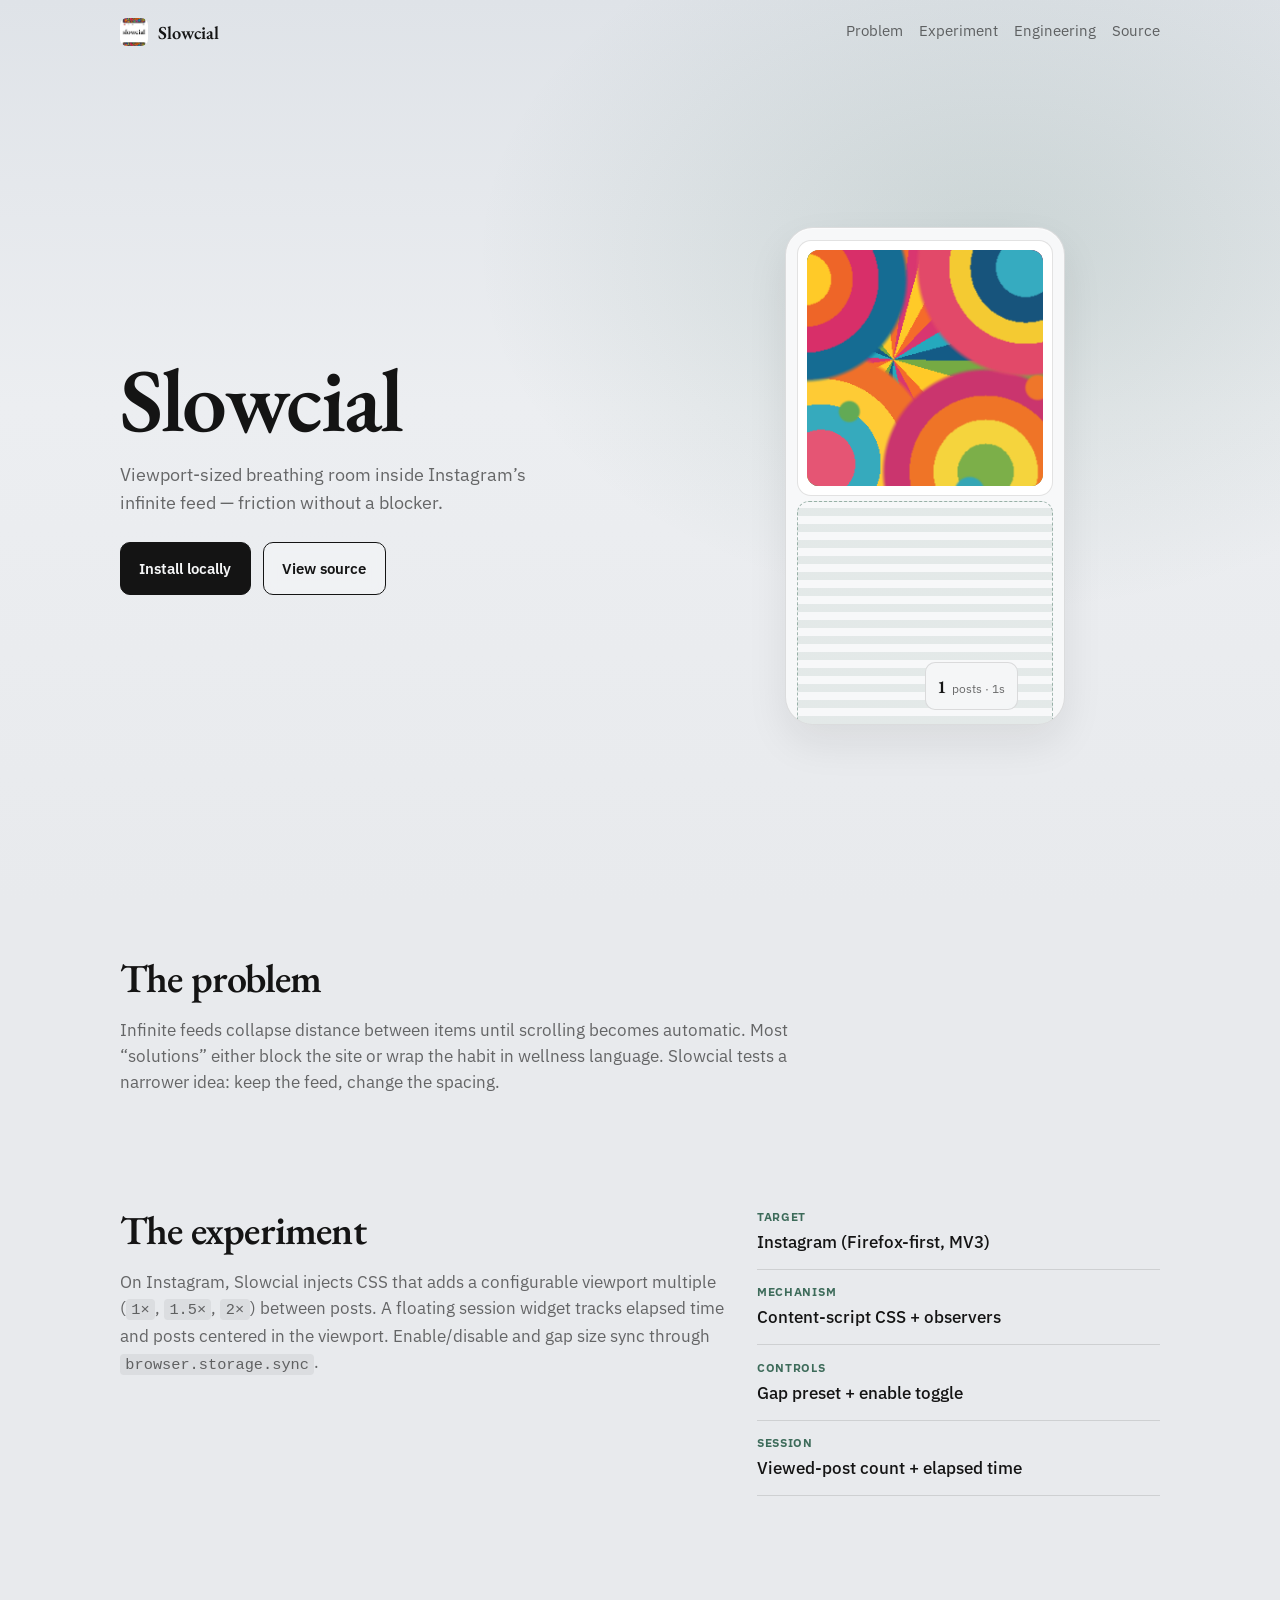
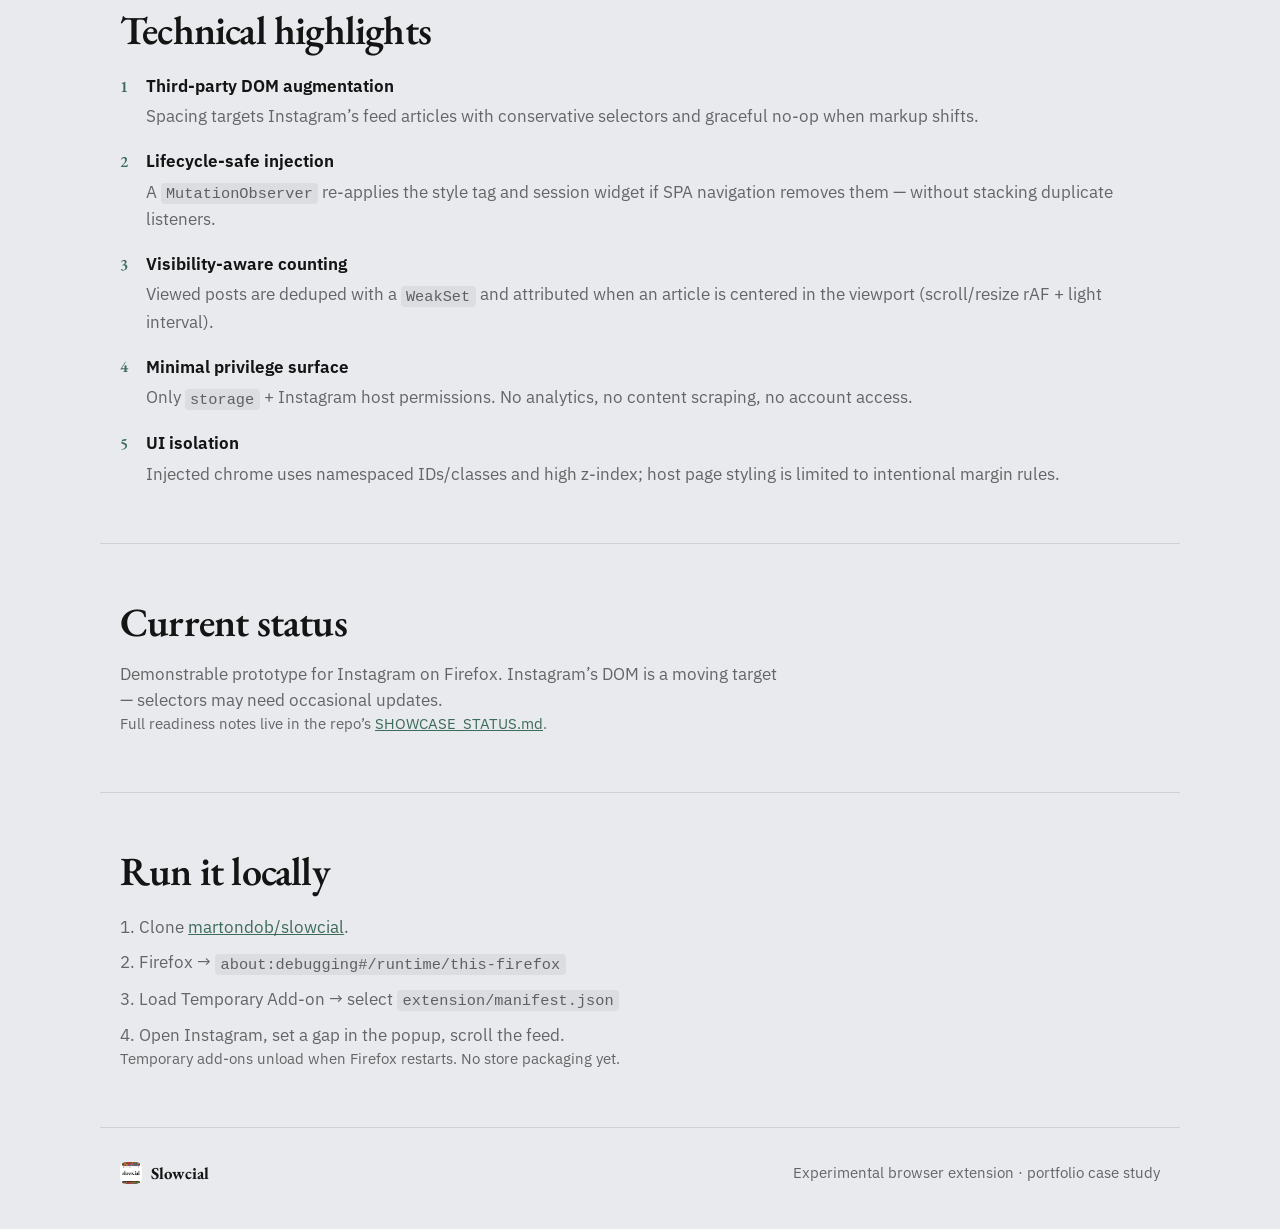
<file: docs/index.html>
<!DOCTYPE html>
<html lang="en">
<head>
  <meta charset="utf-8">
  <meta name="viewport" content="width=device-width, initial-scale=1">
  <meta name="description" content="Slowcial is an experimental Firefox extension that inserts viewport-sized space into Instagram feeds to interrupt automatic scrolling.">
  <title>Slowcial — intentional space in infinite feeds</title>
  <link rel="icon" href="assets/favicon.png" type="image/png">
  <link rel="icon" href="assets/slowcial-logo.svg" type="image/svg+xml" sizes="any">
  <link rel="preconnect" href="https://fonts.googleapis.com">
  <link rel="preconnect" href="https://fonts.gstatic.com" crossorigin>
  <link href="https://fonts.googleapis.com/css2?family=EB+Garamond:wght@500;600;700&family=IBM+Plex+Sans:wght@400;500;600;700&display=swap" rel="stylesheet">
  <link rel="stylesheet" href="styles.css">
  <link rel="stylesheet" href="slowcial-pulse.css">
</head>
<body>
  <header class="top">
    <a class="mark" href="#top" aria-label="Slowcial home">
      <img src="assets/slowcial-logo.png" alt="" width="28" height="28">
      <span>Slowcial</span>
    </a>
    <nav>
      <a href="#problem">Problem</a>
      <a href="#experiment">Experiment</a>
      <a href="#engineering">Engineering</a>
      <a href="https://github.com/martondob/slowcial">Source</a>
    </nav>
  </header>

  <main id="top">
    <section class="hero" aria-labelledby="hero-title">
      <div class="hero-inner">
        <div class="hero-copy">
          <h1 id="hero-title">Slowcial</h1>
          <p class="lede">
            Viewport-sized breathing room inside Instagram’s infinite feed —
            friction without a blocker.
          </p>
          <div class="cta-row">
            <a class="cta primary" href="#install">Install locally</a>
            <a class="cta ghost" href="https://github.com/martondob/slowcial">View source</a>
          </div>
        </div>

        <div class="hero-stage">
          <div class="phone">
            <div
              class="hero-feed"
              id="demo-feed"
              tabindex="0"
              role="region"
              aria-label="Interactive Slowcial feed demo — scroll to feel the gaps"
            ></div>
            <div class="session-chip" aria-live="polite">
              <strong id="demo-count">0</strong>
              <span id="demo-meta">posts · 0s</span>
            </div>
          </div>
        </div>
      </div>
    </section>

    <section id="problem" class="band">
      <h2>The problem</h2>
      <p>
        Infinite feeds collapse distance between items until scrolling becomes automatic.
        Most “solutions” either block the site or wrap the habit in wellness language.
        Slowcial tests a narrower idea: keep the feed, change the spacing.
      </p>
    </section>

    <section id="experiment" class="band band-split">
      <div>
        <h2>The experiment</h2>
        <p>
          On Instagram, Slowcial injects CSS that adds a configurable viewport multiple
          (<code>1×</code>, <code>1.5×</code>, <code>2×</code>) between posts. A floating
          session widget tracks elapsed time and posts centered in the viewport.
          Enable/disable and gap size sync through <code>browser.storage.sync</code>.
        </p>
      </div>
      <ul class="facts">
        <li><span>Target</span> Instagram (Firefox-first, MV3)</li>
        <li><span>Mechanism</span> Content-script CSS + observers</li>
        <li><span>Controls</span> Gap preset + enable toggle</li>
        <li><span>Session</span> Viewed-post count + elapsed time</li>
      </ul>
    </section>

    <section id="engineering" class="band">
      <h2>Technical highlights</h2>
      <ol class="tech">
        <li>
          <strong>Third-party DOM augmentation</strong>
          Spacing targets Instagram’s feed articles with conservative selectors and
          graceful no-op when markup shifts.
        </li>
        <li>
          <strong>Lifecycle-safe injection</strong>
          A <code>MutationObserver</code> re-applies the style tag and session widget if
          SPA navigation removes them — without stacking duplicate listeners.
        </li>
        <li>
          <strong>Visibility-aware counting</strong>
          Viewed posts are deduped with a <code>WeakSet</code> and attributed when an
          article is centered in the viewport (scroll/resize rAF + light interval).
        </li>
        <li>
          <strong>Minimal privilege surface</strong>
          Only <code>storage</code> + Instagram host permissions. No analytics, no
          content scraping, no account access.
        </li>
        <li>
          <strong>UI isolation</strong>
          Injected chrome uses namespaced IDs/classes and high z-index; host page
          styling is limited to intentional margin rules.
        </li>
      </ol>
    </section>

    <section id="status" class="band band-status">
      <h2>Current status</h2>
      <p>
        Demonstrable prototype for Instagram on Firefox. Instagram’s DOM is a moving
        target — selectors may need occasional updates.
      </p>
      <p class="status-note">
        Full readiness notes live in the repo’s
        <a href="https://github.com/martondob/slowcial/blob/main/SHOWCASE_STATUS.md">SHOWCASE_STATUS.md</a>.
      </p>
    </section>

    <section id="install" class="band band-install">
      <h2>Run it locally</h2>
      <ol class="steps">
        <li>Clone <a href="https://github.com/martondob/slowcial">martondob/slowcial</a>.</li>
        <li>Firefox → <code>about:debugging#/runtime/this-firefox</code></li>
        <li>Load Temporary Add-on → select <code>extension/manifest.json</code></li>
        <li>Open Instagram, set a gap in the popup, scroll the feed.</li>
      </ol>
      <p class="fineprint">
        Temporary add-ons unload when Firefox restarts. No store packaging yet.
      </p>
    </section>
  </main>

  <footer class="foot">
    <div>
      <img src="assets/slowcial-logo.png" alt="" width="22" height="22">
      <strong>Slowcial</strong>
    </div>
    <p>Experimental browser extension · portfolio case study</p>
  </footer>

  <script>
    const reduce = window.matchMedia("(prefers-reduced-motion: reduce)").matches;

    (function initDemoFeed() {
      const feed = document.getElementById("demo-feed");
      const countEl = document.getElementById("demo-count");
      const metaEl = document.getElementById("demo-meta");
      if (!feed || !countEl || !metaEl) return;

      const startedAt = performance.now();
      let postIndex = 0;
      let viewed = 0;
      const seen = new WeakSet();
      let appending = false;

      const hueFor = (i) => (i * 47) % 360;
      const delayFor = (i) => `${-((i * 3.7) % 19)}s`;

      function makePulse(i) {
        const pulse = document.createElement("div");
        pulse.className = "slowcial-pulse";
        pulse.setAttribute("aria-hidden", "true");
        pulse.style.filter = `hue-rotate(${hueFor(i)}deg)`;

        ["a", "b", "c"].forEach((key) => {
          const layer = document.createElement("div");
          layer.className = `slowcial-layer layer-${key}`;
          layer.style.animationDelay = delayFor(i + key.charCodeAt(0));
          pulse.appendChild(layer);
        });

        return pulse;
      }

      function makePost() {
        const i = postIndex++;
        const article = document.createElement("article");
        article.className = "feed-block";
        article.dataset.post = String(i + 1);

        const media = document.createElement("div");
        media.className = "feed-media";
        media.appendChild(makePulse(i));
        article.appendChild(media);
        return article;
      }

      function makeGap() {
        const gap = document.createElement("div");
        gap.className = "gap-band";
        gap.innerHTML = "<span>1× viewport gap</span>";
        return gap;
      }

      function appendUnit() {
        feed.appendChild(makePost());
        feed.appendChild(makeGap());
      }

      function seed(n = 5) {
        for (let i = 0; i < n; i++) appendUnit();
      }

      function formatElapsed(ms) {
        const total = Math.max(0, Math.floor(ms / 1000));
        const m = Math.floor(total / 60);
        const s = total % 60;
        return m > 0 ? `${m}m ${s}s` : `${s}s`;
      }

      function updateChip() {
        countEl.textContent = String(viewed);
        metaEl.textContent = `posts · ${formatElapsed(performance.now() - startedAt)}`;
      }

      function markCentered() {
        const mid = feed.scrollTop + feed.clientHeight * 0.5;
        const posts = feed.querySelectorAll(".feed-block");
        posts.forEach((post) => {
          const top = post.offsetTop;
          const bottom = top + post.offsetHeight;
          if (mid >= top && mid <= bottom && !seen.has(post)) {
            seen.add(post);
            viewed += 1;
            updateChip();
          }
        });
      }

      function ensureTail() {
        if (appending) return;
        const remaining = feed.scrollHeight - feed.scrollTop - feed.clientHeight;
        if (remaining < feed.clientHeight * 1.5) {
          appending = true;
          appendUnit();
          appending = false;
        }
      }

      function pruneHead() {
        // Keep DOM bounded while preserving scroll position.
        while (feed.children.length > 24 && feed.scrollTop > feed.clientHeight * 3) {
          const first = feed.firstElementChild;
          if (!first) break;
          const h = first.offsetHeight;
          feed.removeChild(first);
          feed.scrollTop -= h;
        }
      }

      function syncGapSize() {
        feed.style.setProperty("--gap-h", `${Math.round(feed.clientHeight)}px`);
      }

      seed(5);
      syncGapSize();
      updateChip();
      markCentered();

      let ticking = false;
      feed.addEventListener(
        "scroll",
        () => {
          if (ticking) return;
          ticking = true;
          requestAnimationFrame(() => {
            markCentered();
            ensureTail();
            pruneHead();
            ticking = false;
          });
        },
        { passive: true }
      );

      if (typeof ResizeObserver !== "undefined") {
        new ResizeObserver(syncGapSize).observe(feed);
      } else {
        window.addEventListener("resize", syncGapSize);
      }

      const timer = window.setInterval(updateChip, 1000);

      window.addEventListener(
        "beforeunload",
        () => window.clearInterval(timer),
        { once: true }
      );
    })();

    if (!reduce) {
      const observer = new IntersectionObserver(
        (entries) => {
          entries.forEach((entry) => {
            if (entry.isIntersecting) entry.target.classList.add("in-view");
          });
        },
        { threshold: 0.18 }
      );
      document.querySelectorAll(".band").forEach((el) => observer.observe(el));
    } else {
      document.querySelectorAll(".band").forEach((el) => el.classList.add("in-view"));
    }
  </script>
</body>
</html>
</file>
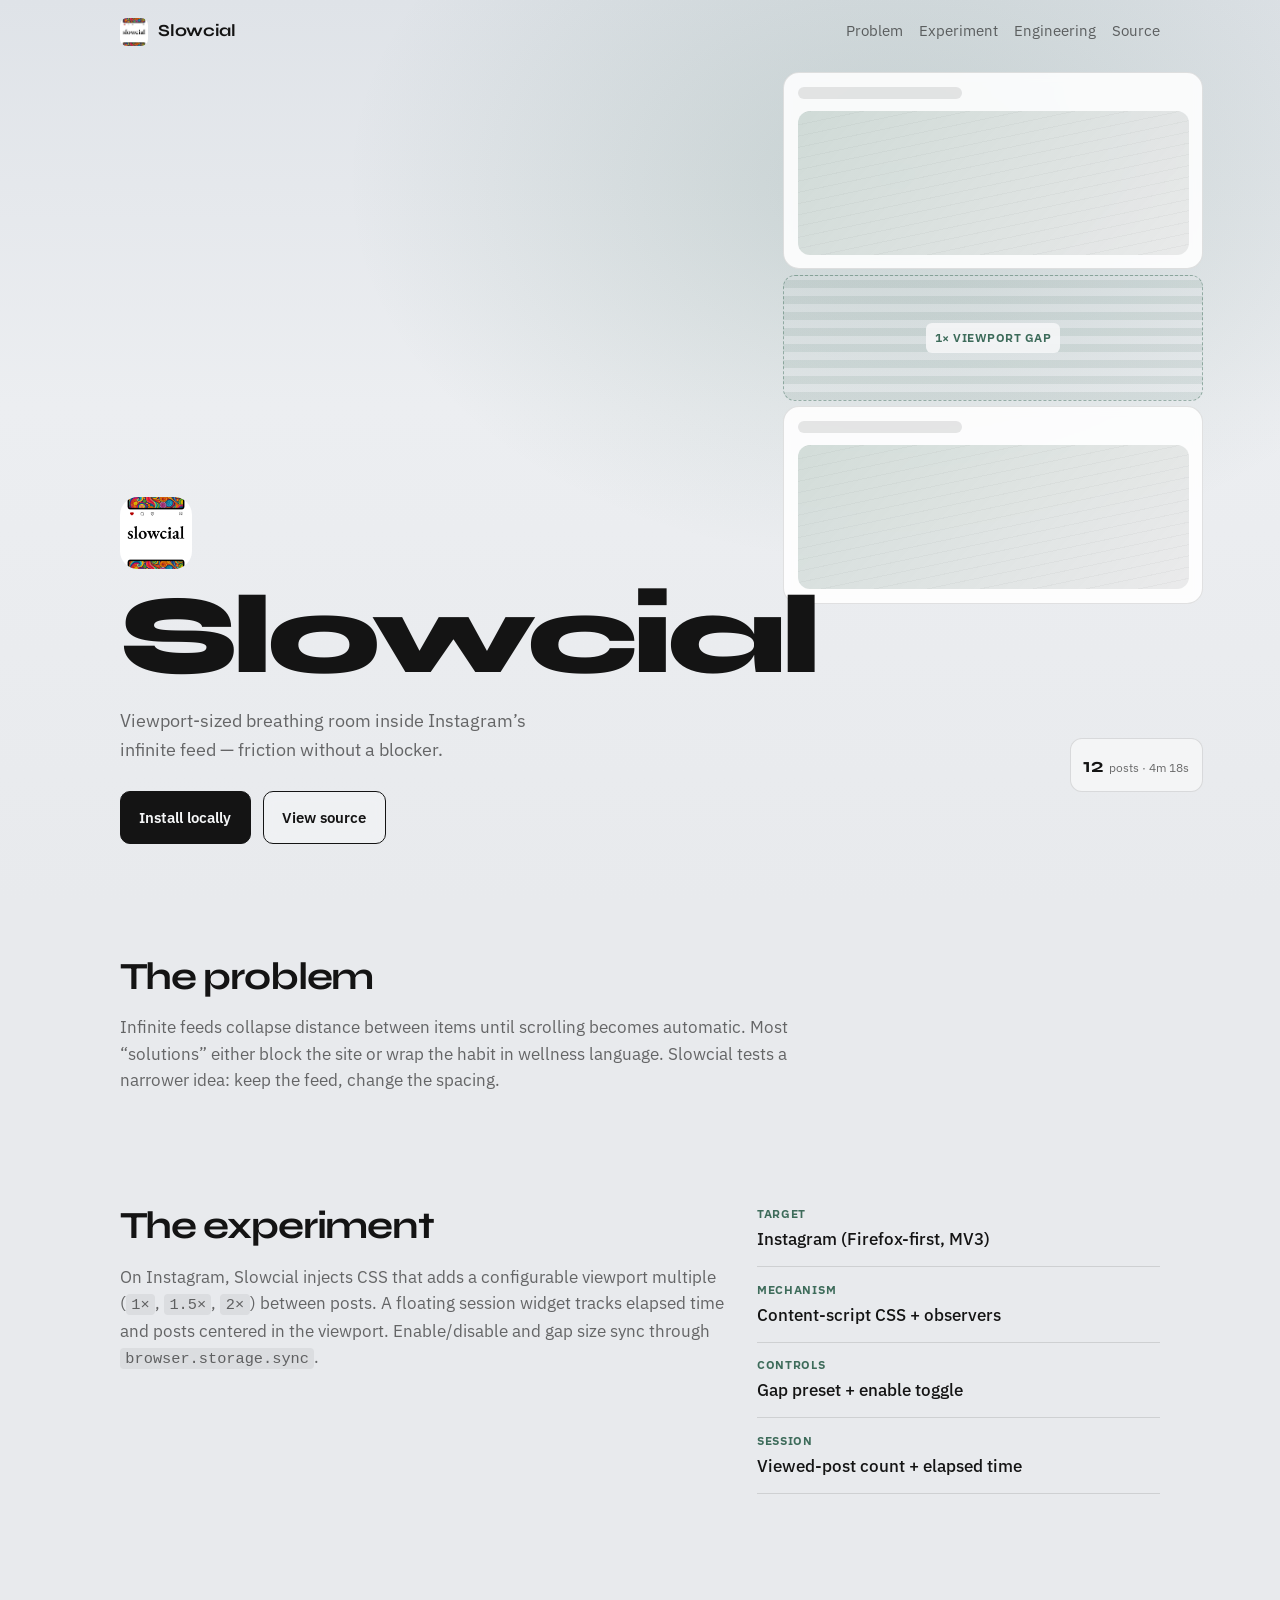
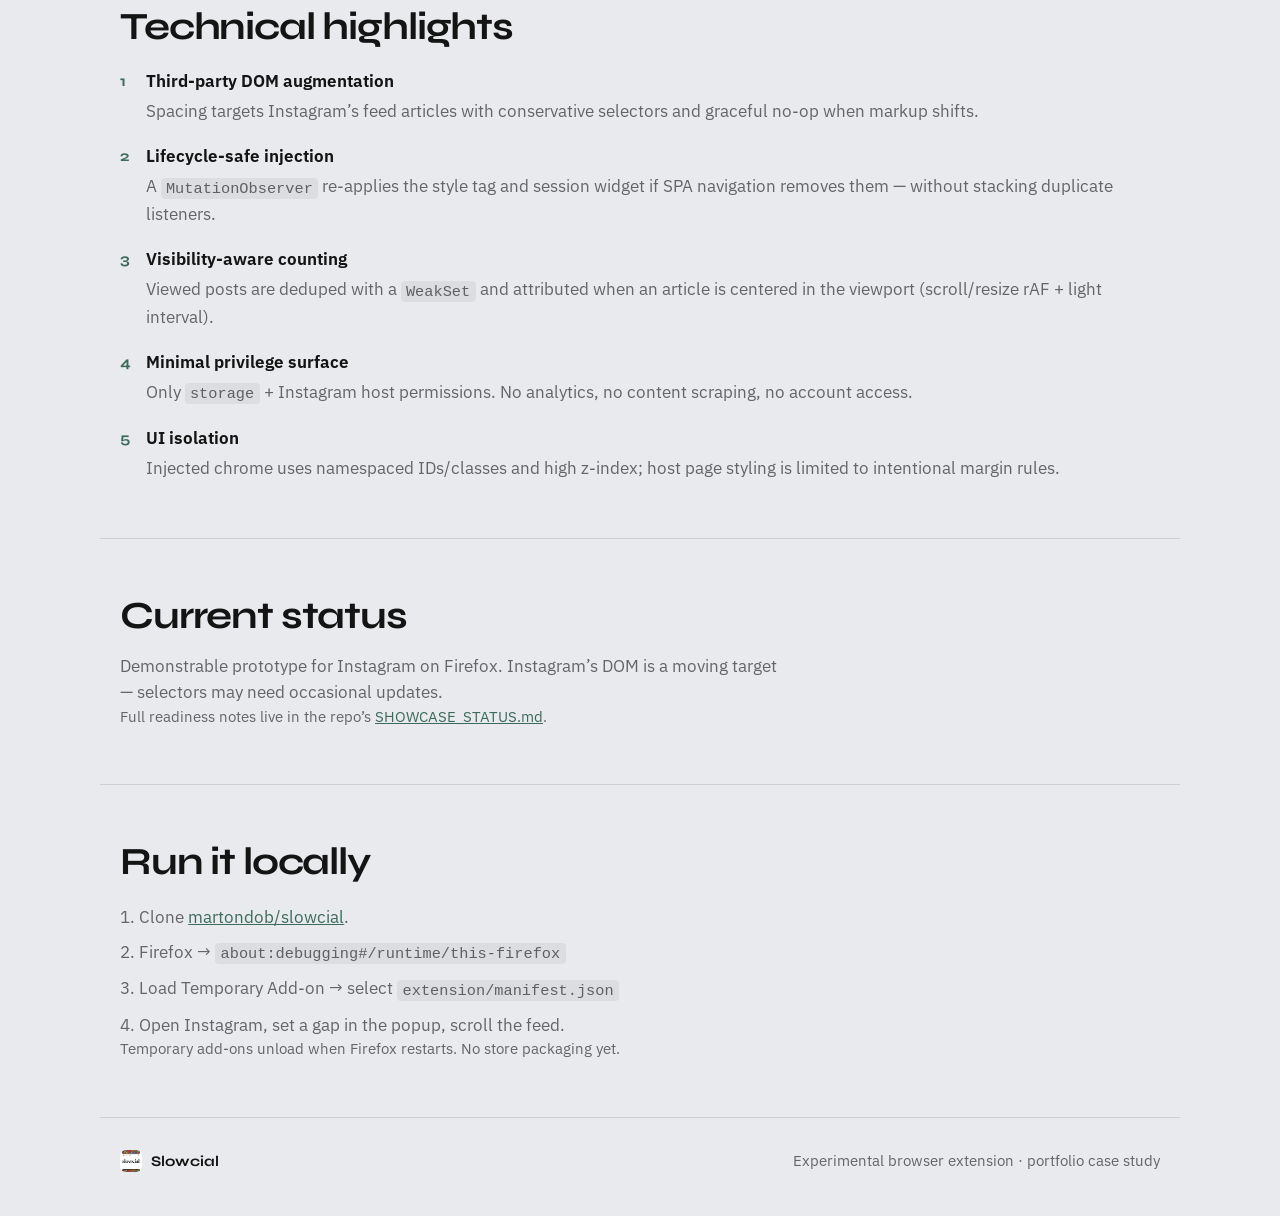
<file: site/index.html>
<!DOCTYPE html>
<html lang="en">
<head>
  <meta charset="utf-8">
  <meta name="viewport" content="width=device-width, initial-scale=1">
  <meta name="description" content="Slowcial is an experimental Firefox extension that inserts viewport-sized space into Instagram feeds to interrupt automatic scrolling.">
  <title>Slowcial — intentional space in infinite feeds</title>
  <link rel="icon" href="assets/favicon.png" type="image/png">
  <link rel="icon" href="assets/slowcial-logo.svg" type="image/svg+xml" sizes="any">
  <link rel="preconnect" href="https://fonts.googleapis.com">
  <link rel="preconnect" href="https://fonts.gstatic.com" crossorigin>
  <link href="https://fonts.googleapis.com/css2?family=IBM+Plex+Sans:wght@400;500;600;700&family=Syne:wght@600;700;800&display=swap" rel="stylesheet">
  <link rel="stylesheet" href="styles.css">
</head>
<body>
  <header class="top">
    <a class="mark" href="#top" aria-label="Slowcial home">
      <img src="assets/slowcial-logo.png" alt="" width="28" height="28">
      <span>Slowcial</span>
    </a>
    <nav>
      <a href="#problem">Problem</a>
      <a href="#experiment">Experiment</a>
      <a href="#engineering">Engineering</a>
      <a href="https://github.com/martondob/slowcial">Source</a>
    </nav>
  </header>

  <main id="top">
    <section class="hero" aria-labelledby="hero-title">
      <div class="hero-stage" aria-hidden="true">
        <div class="hero-feed">
          <div class="feed-block feed-a">
            <div class="feed-meta"></div>
            <div class="feed-media"></div>
          </div>
          <div class="gap-band">
            <span>1× viewport gap</span>
          </div>
          <div class="feed-block feed-b">
            <div class="feed-meta"></div>
            <div class="feed-media"></div>
          </div>
        </div>
        <div class="session-chip">
          <strong>12</strong>
          <span>posts · 4m 18s</span>
        </div>
      </div>

      <div class="hero-copy">
        <img class="hero-logo" src="assets/slowcial-logo.png" alt="Slowcial">
        <h1 id="hero-title">Slowcial</h1>
        <p class="lede">
          Viewport-sized breathing room inside Instagram’s infinite feed —
          friction without a blocker.
        </p>
        <div class="cta-row">
          <a class="cta primary" href="#install">Install locally</a>
          <a class="cta ghost" href="https://github.com/martondob/slowcial">View source</a>
        </div>
      </div>
    </section>

    <section id="problem" class="band">
      <h2>The problem</h2>
      <p>
        Infinite feeds collapse distance between items until scrolling becomes automatic.
        Most “solutions” either block the site or wrap the habit in wellness language.
        Slowcial tests a narrower idea: keep the feed, change the spacing.
      </p>
    </section>

    <section id="experiment" class="band band-split">
      <div>
        <h2>The experiment</h2>
        <p>
          On Instagram, Slowcial injects CSS that adds a configurable viewport multiple
          (<code>1×</code>, <code>1.5×</code>, <code>2×</code>) between posts. A floating
          session widget tracks elapsed time and posts centered in the viewport.
          Enable/disable and gap size sync through <code>browser.storage.sync</code>.
        </p>
      </div>
      <ul class="facts">
        <li><span>Target</span> Instagram (Firefox-first, MV3)</li>
        <li><span>Mechanism</span> Content-script CSS + observers</li>
        <li><span>Controls</span> Gap preset + enable toggle</li>
        <li><span>Session</span> Viewed-post count + elapsed time</li>
      </ul>
    </section>

    <section id="engineering" class="band">
      <h2>Technical highlights</h2>
      <ol class="tech">
        <li>
          <strong>Third-party DOM augmentation</strong>
          Spacing targets Instagram’s feed articles with conservative selectors and
          graceful no-op when markup shifts.
        </li>
        <li>
          <strong>Lifecycle-safe injection</strong>
          A <code>MutationObserver</code> re-applies the style tag and session widget if
          SPA navigation removes them — without stacking duplicate listeners.
        </li>
        <li>
          <strong>Visibility-aware counting</strong>
          Viewed posts are deduped with a <code>WeakSet</code> and attributed when an
          article is centered in the viewport (scroll/resize rAF + light interval).
        </li>
        <li>
          <strong>Minimal privilege surface</strong>
          Only <code>storage</code> + Instagram host permissions. No analytics, no
          content scraping, no account access.
        </li>
        <li>
          <strong>UI isolation</strong>
          Injected chrome uses namespaced IDs/classes and high z-index; host page
          styling is limited to intentional margin rules.
        </li>
      </ol>
    </section>

    <section id="status" class="band band-status">
      <h2>Current status</h2>
      <p>
        Demonstrable prototype for Instagram on Firefox. Instagram’s DOM is a moving
        target — selectors may need occasional updates.
      </p>
      <p class="status-note">
        Full readiness notes live in the repo’s
        <a href="https://github.com/martondob/slowcial/blob/main/SHOWCASE_STATUS.md">SHOWCASE_STATUS.md</a>.
      </p>
    </section>

    <section id="install" class="band band-install">
      <h2>Run it locally</h2>
      <ol class="steps">
        <li>Clone <a href="https://github.com/martondob/slowcial">martondob/slowcial</a>.</li>
        <li>Firefox → <code>about:debugging#/runtime/this-firefox</code></li>
        <li>Load Temporary Add-on → select <code>extension/manifest.json</code></li>
        <li>Open Instagram, set a gap in the popup, scroll the feed.</li>
      </ol>
      <p class="fineprint">
        Temporary add-ons unload when Firefox restarts. No store packaging yet.
      </p>
    </section>
  </main>

  <footer class="foot">
    <div>
      <img src="assets/slowcial-logo.png" alt="" width="22" height="22">
      <strong>Slowcial</strong>
    </div>
    <p>Experimental browser extension · portfolio case study</p>
  </footer>

  <script>
    const reduce = window.matchMedia("(prefers-reduced-motion: reduce)").matches;
    if (!reduce) {
      const stage = document.querySelector(".hero-feed");
      if (stage) {
        const onScroll = () => {
          const y = Math.min(window.scrollY * 0.05, 28);
          stage.style.transform = `translateY(${y}px)`;
        };
        window.addEventListener("scroll", onScroll, { passive: true });
      }

      const observer = new IntersectionObserver(
        (entries) => {
          entries.forEach((entry) => {
            if (entry.isIntersecting) entry.target.classList.add("in-view");
          });
        },
        { threshold: 0.18 }
      );
      document.querySelectorAll(".band").forEach((el) => observer.observe(el));
    } else {
      document.querySelectorAll(".band").forEach((el) => el.classList.add("in-view"));
    }
  </script>
</body>
</html>
</file>
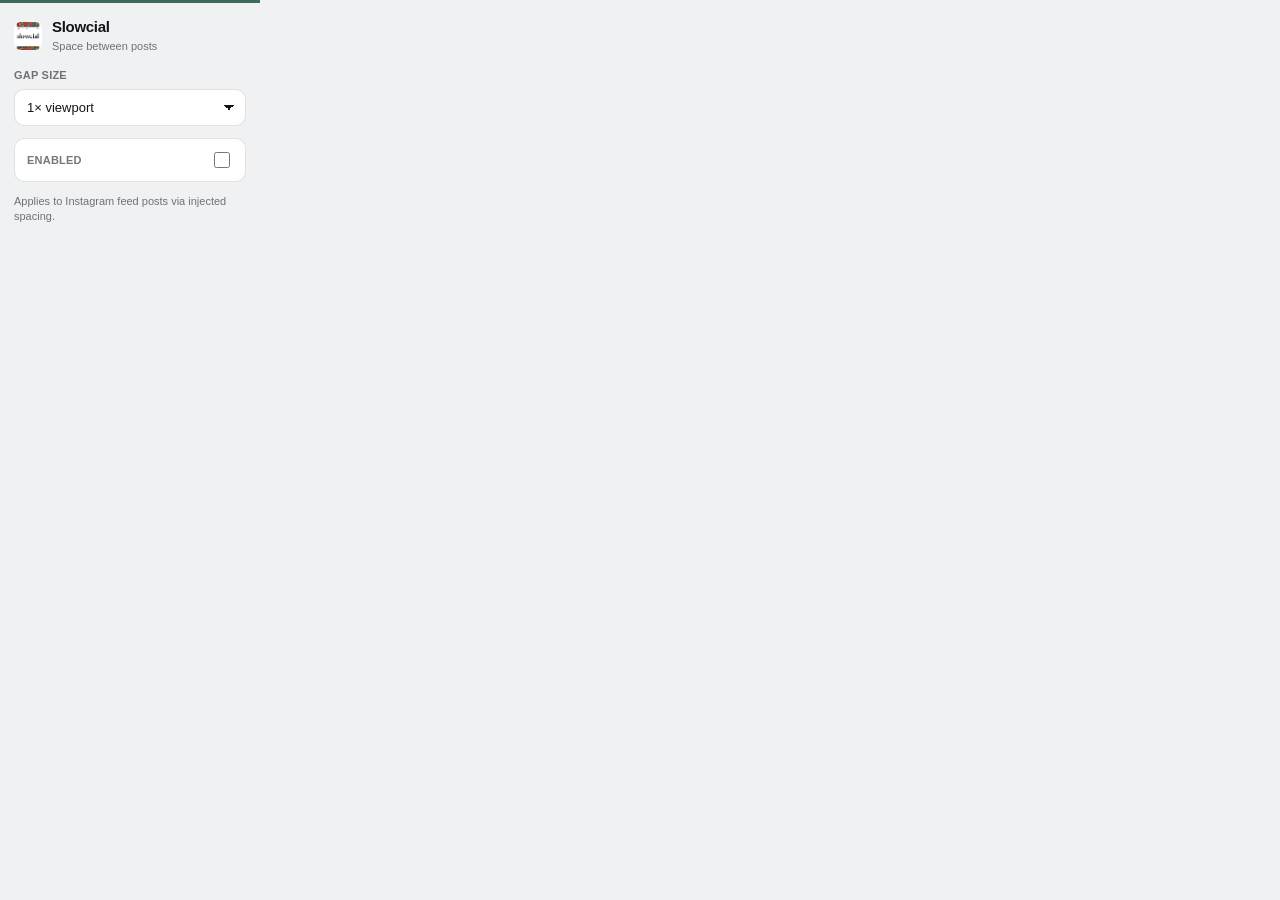
<file: extension/popup.html>
<!DOCTYPE html>
<html lang="en">
<head>
  <meta charset="utf-8">
  <meta name="viewport" content="width=device-width, initial-scale=1">
  <title>Slowcial</title>
  <style>
    :root {
      --ink: #141414;
      --muted: rgba(20, 20, 20, 0.58);
      --line: rgba(20, 20, 20, 0.12);
      --surface: #f0f1f3;
      --accent: #3d6b5a;
      --accent-soft: rgba(61, 107, 90, 0.12);
    }

    * {
      box-sizing: border-box;
    }

    body {
      margin: 0;
      width: 260px;
      color: var(--ink);
      background: var(--surface);
      font-family: "IBM Plex Sans", "Segoe UI", sans-serif;
      font-size: 13px;
      line-height: 1.35;
    }

    .shell {
      padding: 14px 14px 16px;
      border-top: 3px solid var(--accent);
    }

    .brand {
      display: flex;
      align-items: center;
      gap: 10px;
      margin-bottom: 14px;
    }

    .brand img {
      width: 28px;
      height: 28px;
      border-radius: 7px;
      display: block;
    }

    .brand h1 {
      margin: 0;
      font-size: 15px;
      font-weight: 650;
      letter-spacing: -0.02em;
    }

    .brand p {
      margin: 2px 0 0;
      color: var(--muted);
      font-size: 11px;
    }

    .field {
      display: flex;
      flex-direction: column;
      gap: 6px;
      margin-bottom: 12px;
    }

    label {
      font-size: 11px;
      font-weight: 600;
      letter-spacing: 0.02em;
      text-transform: uppercase;
      color: var(--muted);
    }

    select {
      appearance: none;
      width: 100%;
      padding: 9px 12px;
      border: 1px solid var(--line);
      border-radius: 10px;
      background:
        linear-gradient(45deg, transparent 50%, var(--ink) 50%) calc(100% - 16px) / 5px 5px no-repeat,
        linear-gradient(135deg, var(--ink) 50%, transparent 50%) calc(100% - 11px) / 5px 5px no-repeat,
        #fff;
      color: var(--ink);
      font: inherit;
      cursor: pointer;
    }

    select:focus {
      outline: 2px solid var(--accent);
      outline-offset: 1px;
    }

    .toggle {
      display: flex;
      align-items: center;
      justify-content: space-between;
      gap: 12px;
      padding: 10px 12px;
      border: 1px solid var(--line);
      border-radius: 10px;
      background: #fff;
    }

    .toggle span {
      font-weight: 600;
    }

    .toggle input {
      width: 16px;
      height: 16px;
      accent-color: var(--accent);
      cursor: pointer;
    }

    .hint {
      margin: 12px 0 0;
      color: var(--muted);
      font-size: 11px;
    }
  </style>
</head>
<body>
  <div class="shell">
    <div class="brand">
      <img src="icons/slowcial-logo.png" alt="" width="28" height="28">
      <div>
        <h1>Slowcial</h1>
        <p>Space between posts</p>
      </div>
    </div>

    <div class="field">
      <label for="gapMode">Gap size</label>
      <select id="gapMode">
        <option value="1">1× viewport</option>
        <option value="1.5">1.5× viewport</option>
        <option value="2">2× viewport</option>
      </select>
    </div>

    <label class="toggle" for="enabled">
      <span>Enabled</span>
      <input type="checkbox" id="enabled">
    </label>

    <p class="hint">Applies to Instagram feed posts via injected spacing.</p>
  </div>

  <script src="popup.js"></script>
</body>
</html>
</file>
<file: docs/styles.css>
:root {
  --bg: #e8eaed;
  --ink: #141414;
  --muted: rgba(20, 20, 20, 0.62);
  --line: rgba(20, 20, 20, 0.12);
  --accent: #3d6b5a;
  --paper: #f5f6f7;
  --font-display: "EB Garamond", "Iowan Old Style", "Palatino Linotype", Palatino, serif;
  --font-body: "IBM Plex Sans", "Segoe UI", sans-serif;
  --max: 1080px;
}

* {
  box-sizing: border-box;
}

html {
  scroll-behavior: smooth;
}

body {
  margin: 0;
  color: var(--ink);
  font-family: var(--font-body);
  font-size: 17px;
  line-height: 1.55;
  background: var(--bg);
  min-height: 100vh;
}

a {
  color: inherit;
}

code {
  font-family: ui-monospace, "SF Mono", Menlo, Consolas, monospace;
  font-size: 0.9em;
  background: rgba(20, 20, 20, 0.06);
  padding: 0.1em 0.35em;
  border-radius: 4px;
}

.top {
  position: absolute;
  top: 0;
  left: 0;
  right: 0;
  z-index: 30;
  display: flex;
  align-items: center;
  justify-content: space-between;
  gap: 1rem;
  max-width: var(--max);
  margin: 0 auto;
  padding: 1.1rem 1.25rem;
}

.mark {
  display: inline-flex;
  align-items: center;
  gap: 0.65rem;
  text-decoration: none;
  font-family: var(--font-display);
  font-weight: 600;
  font-size: 1.15rem;
  letter-spacing: -0.01em;
}

.mark img {
  border-radius: 7px;
  display: block;
}

.top nav {
  display: flex;
  gap: 1rem;
  flex-wrap: wrap;
}

.top nav a {
  text-decoration: none;
  font-size: 0.92rem;
  color: var(--muted);
}

.top nav a:hover {
  color: var(--ink);
}

.hero {
  position: relative;
  min-height: min(100svh, 920px);
  display: flex;
  align-items: center;
  overflow: hidden;
  background:
    radial-gradient(900px 620px at 78% 28%, rgba(61, 107, 90, 0.16), transparent 58%),
    linear-gradient(180deg, #dfe3e8 0%, #eceef1 45%, #e8eaed 100%);
}

.hero-inner {
  width: 100%;
  max-width: var(--max);
  margin: 0 auto;
  padding: 6.5rem 1.25rem 3.25rem;
  display: grid;
  grid-template-columns: minmax(0, 1.05fr) minmax(0, 0.95fr);
  gap: clamp(1.5rem, 4vw, 3.5rem);
  align-items: center;
}

.hero-copy {
  position: relative;
  z-index: 2;
  max-width: 30rem;
}

.hero h1 {
  margin: 0;
  font-family: var(--font-display);
  font-size: clamp(3.4rem, 7.5vw, 5.6rem);
  font-weight: 600;
  line-height: 0.95;
  letter-spacing: -0.02em;
}

.lede {
  margin: 1.15rem 0 0;
  max-width: 26rem;
  font-size: 1.12rem;
  color: var(--muted);
}

.cta-row {
  display: flex;
  flex-wrap: wrap;
  gap: 0.75rem;
  margin-top: 1.6rem;
}

.hero-stage {
  position: relative;
  display: flex;
  justify-content: center;
  align-items: center;
}

.phone {
  position: relative;
  width: min(100%, 280px);
  aspect-ratio: 9 / 16;
  border-radius: 28px;
  border: 1px solid var(--line);
  background: #f7f8f9;
  box-shadow:
    0 1px 0 rgba(255, 255, 255, 0.55) inset,
    0 18px 40px rgba(20, 20, 20, 0.08);
  overflow: hidden;
  animation: rise-in 700ms ease both;
}

.phone > img,
.phone-shot {
  display: block;
  width: 100%;
  height: 100%;
  object-fit: cover;
  object-position: top center;
}

.hero-feed {
  height: 100%;
  overflow-x: hidden;
  overflow-y: auto;
  overscroll-behavior: contain;
  padding: 0.75rem 0.7rem 3.5rem;
  display: flex;
  flex-direction: column;
  gap: 0;
  -webkit-overflow-scrolling: touch;
  scrollbar-width: none;
}

.hero-feed::-webkit-scrollbar {
  display: none;
}

.hero-feed:focus-visible {
  outline: 2px solid var(--accent);
  outline-offset: -2px;
}

.feed-block {
  flex: 0 0 auto;
  border: 1px solid var(--line);
  border-radius: 14px;
  background: rgba(255, 255, 255, 0.96);
  padding: 0.55rem;
}

.feed-media {
  display: block;
}

.gap-band {
  flex: 0 0 auto;
  display: grid;
  place-items: center;
  height: var(--gap-h, 100%);
  min-height: 12rem;
  margin: 0.35rem 0;
  border-radius: 12px;
  border: 1px dashed rgba(61, 107, 90, 0.45);
  background:
    repeating-linear-gradient(
      0deg,
      rgba(61, 107, 90, 0.1),
      rgba(61, 107, 90, 0.1) 8px,
      transparent 8px,
      transparent 16px
    );
}

.gap-band span {
  font-size: 0.68rem;
  font-weight: 650;
  letter-spacing: 0.04em;
  text-transform: uppercase;
  color: var(--accent);
  background: rgba(245, 246, 247, 0.94);
  padding: 0.3rem 0.5rem;
  border-radius: 6px;
}

.session-chip {
  position: absolute;
  left: 50%;
  bottom: 0.85rem;
  transform: translateX(-50%);
  z-index: 2;
  display: flex;
  align-items: baseline;
  gap: 0.4rem;
  padding: 0.55rem 0.7rem;
  border-radius: 10px;
  background: rgba(245, 246, 247, 0.96);
  border: 1px solid var(--line);
  backdrop-filter: blur(8px);
  white-space: nowrap;
  pointer-events: none;
  animation: rise-in 800ms ease 240ms both;
}

.session-chip strong {
  font-family: var(--font-display);
  font-size: 1.15rem;
  font-weight: 600;
  letter-spacing: -0.02em;
}

.session-chip span {
  font-size: 0.72rem;
  color: var(--muted);
}

.cta {
  display: inline-flex;
  align-items: center;
  justify-content: center;
  padding: 0.85rem 1.15rem;
  text-decoration: none;
  font-weight: 600;
  font-size: 0.95rem;
  border-radius: 10px;
  border: 1px solid var(--ink);
  transition: transform 160ms ease, background 160ms ease, color 160ms ease;
}

.cta:hover {
  transform: translateY(-1px);
}

.cta.primary {
  background: var(--ink);
  color: #f5f6f7;
}

.cta.ghost {
  background: rgba(245, 246, 247, 0.55);
  backdrop-filter: blur(6px);
}

.band {
  max-width: var(--max);
  margin: 0 auto;
  padding: 3.5rem 1.25rem;
  opacity: 0;
  transform: translateY(14px);
  transition: opacity 500ms ease, transform 500ms ease;
}

.band.in-view {
  opacity: 1;
  transform: none;
}

.band h2 {
  margin: 0 0 1rem;
  font-family: var(--font-display);
  font-size: clamp(1.9rem, 3.5vw, 2.5rem);
  font-weight: 600;
  letter-spacing: -0.02em;
  line-height: 1.12;
}

.band p {
  margin: 0;
  max-width: 42rem;
  color: var(--muted);
}

.band-split {
  display: grid;
  grid-template-columns: 1.2fr 0.8fr;
  gap: 2rem;
  align-items: start;
}

.facts {
  list-style: none;
  margin: 0;
  padding: 0;
  display: grid;
  gap: 0.85rem;
}

.facts li {
  display: grid;
  gap: 0.15rem;
  padding-bottom: 0.85rem;
  border-bottom: 1px solid var(--line);
  color: var(--ink);
  font-weight: 500;
}

.facts span {
  font-size: 0.75rem;
  font-weight: 650;
  letter-spacing: 0.06em;
  text-transform: uppercase;
  color: var(--accent);
}

.tech {
  margin: 1.25rem 0 0;
  padding: 0;
  list-style: none;
  display: grid;
  gap: 1.15rem;
  counter-reset: item;
}

.tech li {
  padding-left: 1.6rem;
  position: relative;
  color: var(--muted);
}

.tech li::before {
  content: counter(item);
  counter-increment: item;
  position: absolute;
  left: 0;
  top: 0.1rem;
  font-family: var(--font-display);
  font-weight: 600;
  color: var(--accent);
  font-size: 1rem;
}

.tech strong {
  display: block;
  color: var(--ink);
  margin-bottom: 0.25rem;
  font-weight: 650;
}

.band-status,
.band-install {
  border-top: 1px solid var(--line);
}

.steps {
  margin: 1.25rem 0 0;
  padding-left: 1.2rem;
  color: var(--muted);
  display: grid;
  gap: 0.55rem;
}

.steps a {
  color: var(--accent);
}

.fineprint,
.status-note {
  margin-top: 1rem;
  font-size: 0.92rem;
  color: var(--muted);
}

.status-note a,
.fineprint a {
  color: var(--accent);
}

.foot {
  max-width: var(--max);
  margin: 0 auto;
  padding: 2rem 1.25rem 3rem;
  display: flex;
  flex-wrap: wrap;
  gap: 0.75rem 1.5rem;
  align-items: center;
  justify-content: space-between;
  border-top: 1px solid var(--line);
  color: var(--muted);
  font-size: 0.92rem;
}

.foot > div {
  display: inline-flex;
  align-items: center;
  gap: 0.55rem;
  color: var(--ink);
  font-family: var(--font-display);
  font-weight: 600;
  font-size: 1.05rem;
}

.foot img {
  border-radius: 6px;
}

.foot p {
  margin: 0;
}

@keyframes rise-in {
  from {
    opacity: 0;
    transform: translateY(10px);
  }
  to {
    opacity: 1;
    transform: none;
  }
}

@media (prefers-reduced-motion: reduce) {
  html {
    scroll-behavior: auto;
  }

  .session-chip,
  .phone,
  .band {
    animation: none !important;
    transition: none !important;
    opacity: 1;
    transform: none;
  }

  .session-chip {
    transform: translateX(-50%);
  }
}

@media (max-width: 860px) {
  .band-split {
    grid-template-columns: 1fr;
  }

  .hero {
    min-height: 0;
  }

  .hero-inner {
    grid-template-columns: 1fr;
    padding-top: 5.75rem;
    padding-bottom: 2.75rem;
    gap: 2rem;
  }

  .hero-copy {
    max-width: 28rem;
  }

  .phone {
    width: min(100%, 240px);
  }

  .top nav {
    display: none;
  }
}

@media (max-width: 520px) {
  .hero h1 {
    font-size: clamp(2.8rem, 14vw, 3.6rem);
  }

  .phone {
    width: min(100%, 220px);
  }
}
</file>
<file: docs/slowcial-pulse.css>
.slowcial-pulse {
  position: relative;
  width: 100%;
  aspect-ratio: 1;
  overflow: hidden;
  border-radius: 12px;

  background: #112c4f;
  isolation: isolate;
}

/*
 * The layers are intentionally much larger than the visible square.
 * We animate transforms rather than continuously recalculating gradients.
 */
.slowcial-layer {
  position: absolute;
  inset: -35%;

  will-change: transform, opacity;
  transform-origin: center;
}

/* Broad Yellow-Submarine-ish sweeping bands */
.layer-a {
  background:
    repeating-conic-gradient(
      from 15deg at 42% 48%,
      #ffca28 0deg 14deg,
      #f56b2a 14deg 29deg,
      #d93670 29deg 44deg,
      #25a9bd 44deg 60deg,
      #145b86 60deg 76deg,
      #76aa43 76deg 91deg,
      #ffca28 91deg 108deg
    );

  animation: slowcial-spin-a 19s linear infinite;
}

/* Large circular / spiral-like shapes */
.layer-b {
  background:
    radial-gradient(
      circle at 20% 28%,
      #ffca28 0 6%,
      #ee6528 6% 11%,
      #d82f69 11% 17%,
      #156c93 17% 23%,
      transparent 24%
    ),
    radial-gradient(
      circle at 75% 25%,
      #36abc0 0 7%,
      #17547c 7% 13%,
      #f4ca32 13% 18%,
      #e24969 18% 25%,
      transparent 26%
    ),
    radial-gradient(
      circle at 65% 76%,
      #7caf49 0 7%,
      #f5d43d 7% 13%,
      #ef7427 13% 19%,
      #ca356e 19% 25%,
      transparent 26%
    ),
    radial-gradient(
      circle at 24% 74%,
      #e55574 0 8%,
      #36aabd 8% 14%,
      #fecb35 14% 20%,
      #ef702a 20% 26%,
      transparent 27%
    );

  animation: slowcial-spin-b 27s ease-in-out infinite alternate;
}

/* Smaller dots / bubbles */
.layer-c {
  background:
    radial-gradient(circle at 15% 20%, #ffcf32 0 3%, transparent 3.5%),
    radial-gradient(circle at 31% 61%, #62aa55 0 2.6%, transparent 3.1%),
    radial-gradient(circle at 55% 16%, #eb667e 0 3.4%, transparent 3.9%),
    radial-gradient(circle at 78% 55%, #ef762a 0 3%, transparent 3.5%),
    radial-gradient(circle at 61% 81%, #35a6b5 0 3.4%, transparent 3.9%),
    radial-gradient(circle at 88% 82%, #ffd237 0 2.5%, transparent 3%),
    radial-gradient(circle at 12% 80%, #dd3e72 0 3.2%, transparent 3.7%);

  animation: slowcial-drift 13s ease-in-out infinite alternate;
}

@keyframes slowcial-spin-a {
  from {
    transform: rotate(0deg) scale(1.08);
  }

  to {
    transform: rotate(360deg) scale(1.08);
  }
}

@keyframes slowcial-spin-b {
  0% {
    transform: rotate(0deg) translate3d(-2%, 1%, 0) scale(1);
    opacity: 0.9;
  }

  50% {
    transform: rotate(-80deg) translate3d(4%, -2%, 0) scale(1.12);
    opacity: 0.72;
  }

  100% {
    transform: rotate(-150deg) translate3d(-1%, 4%, 0) scale(0.96);
    opacity: 0.9;
  }
}

@keyframes slowcial-drift {
  from {
    transform: translate3d(-5%, -3%, 0) rotate(-12deg) scale(1);
  }

  to {
    transform: translate3d(6%, 5%, 0) rotate(18deg) scale(1.14);
  }
}

@media (prefers-reduced-motion: reduce) {
  .slowcial-layer {
    animation: none;
  }
}
</file>
<file: site/styles.css>
:root {
  --bg: #e8eaed;
  --ink: #141414;
  --muted: rgba(20, 20, 20, 0.62);
  --line: rgba(20, 20, 20, 0.12);
  --accent: #3d6b5a;
  --paper: #f5f6f7;
  --font-display: "Syne", "Arial Narrow", sans-serif;
  --font-body: "IBM Plex Sans", "Segoe UI", sans-serif;
  --max: 1080px;
}

* {
  box-sizing: border-box;
}

html {
  scroll-behavior: smooth;
}

body {
  margin: 0;
  color: var(--ink);
  font-family: var(--font-body);
  font-size: 17px;
  line-height: 1.55;
  background: var(--bg);
  min-height: 100vh;
}

a {
  color: inherit;
}

code {
  font-family: ui-monospace, "SF Mono", Menlo, Consolas, monospace;
  font-size: 0.9em;
  background: rgba(20, 20, 20, 0.06);
  padding: 0.1em 0.35em;
  border-radius: 4px;
}

.top {
  position: absolute;
  top: 0;
  left: 0;
  right: 0;
  z-index: 30;
  display: flex;
  align-items: center;
  justify-content: space-between;
  gap: 1rem;
  max-width: var(--max);
  margin: 0 auto;
  padding: 1.1rem 1.25rem;
}

.mark {
  display: inline-flex;
  align-items: center;
  gap: 0.65rem;
  text-decoration: none;
  font-family: var(--font-display);
  font-weight: 700;
  letter-spacing: -0.02em;
}

.mark img {
  border-radius: 7px;
  display: block;
}

.top nav {
  display: flex;
  gap: 1rem;
  flex-wrap: wrap;
}

.top nav a {
  text-decoration: none;
  font-size: 0.92rem;
  color: var(--muted);
}

.top nav a:hover {
  color: var(--ink);
}

.hero {
  position: relative;
  min-height: 100svh;
  display: grid;
  align-items: end;
  overflow: hidden;
  background:
    radial-gradient(1000px 700px at 70% 20%, rgba(61, 107, 90, 0.18), transparent 55%),
    linear-gradient(180deg, #dfe3e8 0%, #eceef1 45%, #e8eaed 100%);
}

.hero-stage {
  position: absolute;
  inset: 0;
  pointer-events: none;
}

.hero-feed {
  position: absolute;
  inset: 8% 6% auto auto;
  width: min(42vw, 420px);
  display: grid;
  gap: 0.35rem;
  transition: transform 200ms ease;
}

.feed-block {
  border: 1px solid var(--line);
  border-radius: 16px;
  background: rgba(255, 255, 255, 0.88);
  padding: 0.85rem;
  backdrop-filter: blur(4px);
  animation: rise-in 700ms ease both;
}

.feed-b {
  animation-delay: 180ms;
}

.feed-meta {
  height: 12px;
  width: 42%;
  border-radius: 999px;
  background: rgba(20, 20, 20, 0.1);
  margin-bottom: 0.75rem;
}

.feed-media {
  height: clamp(110px, 16vh, 160px);
  border-radius: 12px;
  background:
    linear-gradient(135deg, rgba(61, 107, 90, 0.22), rgba(20, 20, 20, 0.08)),
    repeating-linear-gradient(
      -12deg,
      transparent,
      transparent 10px,
      rgba(20, 20, 20, 0.03) 10px,
      rgba(20, 20, 20, 0.03) 11px
    );
}

.gap-band {
  display: grid;
  place-items: center;
  min-height: clamp(88px, 14vh, 140px);
  border-radius: 12px;
  border: 1px dashed rgba(61, 107, 90, 0.45);
  background:
    repeating-linear-gradient(
      0deg,
      rgba(61, 107, 90, 0.1),
      rgba(61, 107, 90, 0.1) 8px,
      transparent 8px,
      transparent 16px
    );
  animation: pulse-gap 2.8s ease-in-out infinite;
}

.gap-band span {
  font-size: 0.78rem;
  font-weight: 650;
  letter-spacing: 0.04em;
  text-transform: uppercase;
  color: var(--accent);
  background: rgba(245, 246, 247, 0.92);
  padding: 0.35rem 0.55rem;
  border-radius: 6px;
}

.session-chip {
  position: absolute;
  right: 6%;
  bottom: 12%;
  display: flex;
  align-items: baseline;
  gap: 0.45rem;
  padding: 0.65rem 0.8rem;
  border-radius: 12px;
  background: rgba(245, 246, 247, 0.94);
  border: 1px solid var(--line);
  backdrop-filter: blur(8px);
  animation: rise-in 800ms ease 240ms both;
}

.session-chip strong {
  font-family: var(--font-display);
  font-size: 1.25rem;
  letter-spacing: -0.03em;
}

.session-chip span {
  font-size: 0.78rem;
  color: var(--muted);
}

.hero-copy {
  position: relative;
  z-index: 2;
  max-width: var(--max);
  width: 100%;
  margin: 0 auto;
  padding: 7rem 1.25rem 3.5rem;
}

.hero-logo {
  width: 72px;
  height: 72px;
  border-radius: 18px;
  display: block;
  margin-bottom: 1.1rem;
}

.hero h1 {
  margin: 0;
  font-family: var(--font-display);
  font-size: clamp(4rem, 11vw, 7rem);
  font-weight: 800;
  line-height: 0.9;
  letter-spacing: -0.05em;
}

.lede {
  margin: 1.2rem 0 0;
  max-width: 28rem;
  font-size: 1.15rem;
  color: var(--muted);
}

.cta-row {
  display: flex;
  flex-wrap: wrap;
  gap: 0.75rem;
  margin-top: 1.75rem;
}

.cta {
  display: inline-flex;
  align-items: center;
  justify-content: center;
  padding: 0.85rem 1.15rem;
  text-decoration: none;
  font-weight: 600;
  font-size: 0.95rem;
  border-radius: 10px;
  border: 1px solid var(--ink);
  transition: transform 160ms ease, background 160ms ease, color 160ms ease;
}

.cta:hover {
  transform: translateY(-1px);
}

.cta.primary {
  background: var(--ink);
  color: #f5f6f7;
}

.cta.ghost {
  background: rgba(245, 246, 247, 0.55);
  backdrop-filter: blur(6px);
}

.band {
  max-width: var(--max);
  margin: 0 auto;
  padding: 3.5rem 1.25rem;
  opacity: 0;
  transform: translateY(14px);
  transition: opacity 500ms ease, transform 500ms ease;
}

.band.in-view {
  opacity: 1;
  transform: none;
}

.band h2 {
  margin: 0 0 1rem;
  font-family: var(--font-display);
  font-size: clamp(1.8rem, 3.5vw, 2.4rem);
  letter-spacing: -0.03em;
  line-height: 1.1;
}

.band p {
  margin: 0;
  max-width: 42rem;
  color: var(--muted);
}

.band-split {
  display: grid;
  grid-template-columns: 1.2fr 0.8fr;
  gap: 2rem;
  align-items: start;
}

.facts {
  list-style: none;
  margin: 0;
  padding: 0;
  display: grid;
  gap: 0.85rem;
}

.facts li {
  display: grid;
  gap: 0.15rem;
  padding-bottom: 0.85rem;
  border-bottom: 1px solid var(--line);
  color: var(--ink);
  font-weight: 500;
}

.facts span {
  font-size: 0.75rem;
  font-weight: 650;
  letter-spacing: 0.06em;
  text-transform: uppercase;
  color: var(--accent);
}

.tech {
  margin: 1.25rem 0 0;
  padding: 0;
  list-style: none;
  display: grid;
  gap: 1.15rem;
  counter-reset: item;
}

.tech li {
  padding-left: 1.6rem;
  position: relative;
  color: var(--muted);
}

.tech li::before {
  content: counter(item);
  counter-increment: item;
  position: absolute;
  left: 0;
  top: 0.15rem;
  font-family: var(--font-display);
  font-weight: 700;
  color: var(--accent);
  font-size: 0.95rem;
}

.tech strong {
  display: block;
  color: var(--ink);
  margin-bottom: 0.25rem;
  font-weight: 650;
}

.band-status,
.band-install {
  border-top: 1px solid var(--line);
}

.steps {
  margin: 1.25rem 0 0;
  padding-left: 1.2rem;
  color: var(--muted);
  display: grid;
  gap: 0.55rem;
}

.steps a {
  color: var(--accent);
}

.fineprint,
.status-note {
  margin-top: 1rem;
  font-size: 0.92rem;
  color: var(--muted);
}

.status-note a,
.fineprint a {
  color: var(--accent);
}

.foot {
  max-width: var(--max);
  margin: 0 auto;
  padding: 2rem 1.25rem 3rem;
  display: flex;
  flex-wrap: wrap;
  gap: 0.75rem 1.5rem;
  align-items: center;
  justify-content: space-between;
  border-top: 1px solid var(--line);
  color: var(--muted);
  font-size: 0.92rem;
}

.foot > div {
  display: inline-flex;
  align-items: center;
  gap: 0.55rem;
  color: var(--ink);
  font-family: var(--font-display);
}

.foot img {
  border-radius: 6px;
}

.foot p {
  margin: 0;
}

@keyframes rise-in {
  from {
    opacity: 0;
    transform: translateY(10px);
  }
  to {
    opacity: 1;
    transform: none;
  }
}

@keyframes pulse-gap {
  0%,
  100% {
    opacity: 0.85;
  }
  50% {
    opacity: 1;
  }
}

@media (prefers-reduced-motion: reduce) {
  html {
    scroll-behavior: auto;
  }

  .feed-block,
  .session-chip,
  .gap-band,
  .band {
    animation: none !important;
    transition: none !important;
    opacity: 1;
    transform: none;
  }
}

@media (max-width: 860px) {
  .band-split {
    grid-template-columns: 1fr;
  }

  .hero-feed {
    inset: 18% 4% auto auto;
    width: min(58vw, 260px);
    opacity: 0.9;
  }

  .session-chip {
    right: 4%;
    bottom: 38%;
  }

  .hero-copy {
    padding-top: 6.5rem;
    padding-bottom: 2.5rem;
  }

  .top nav {
    display: none;
  }
}
</file>
